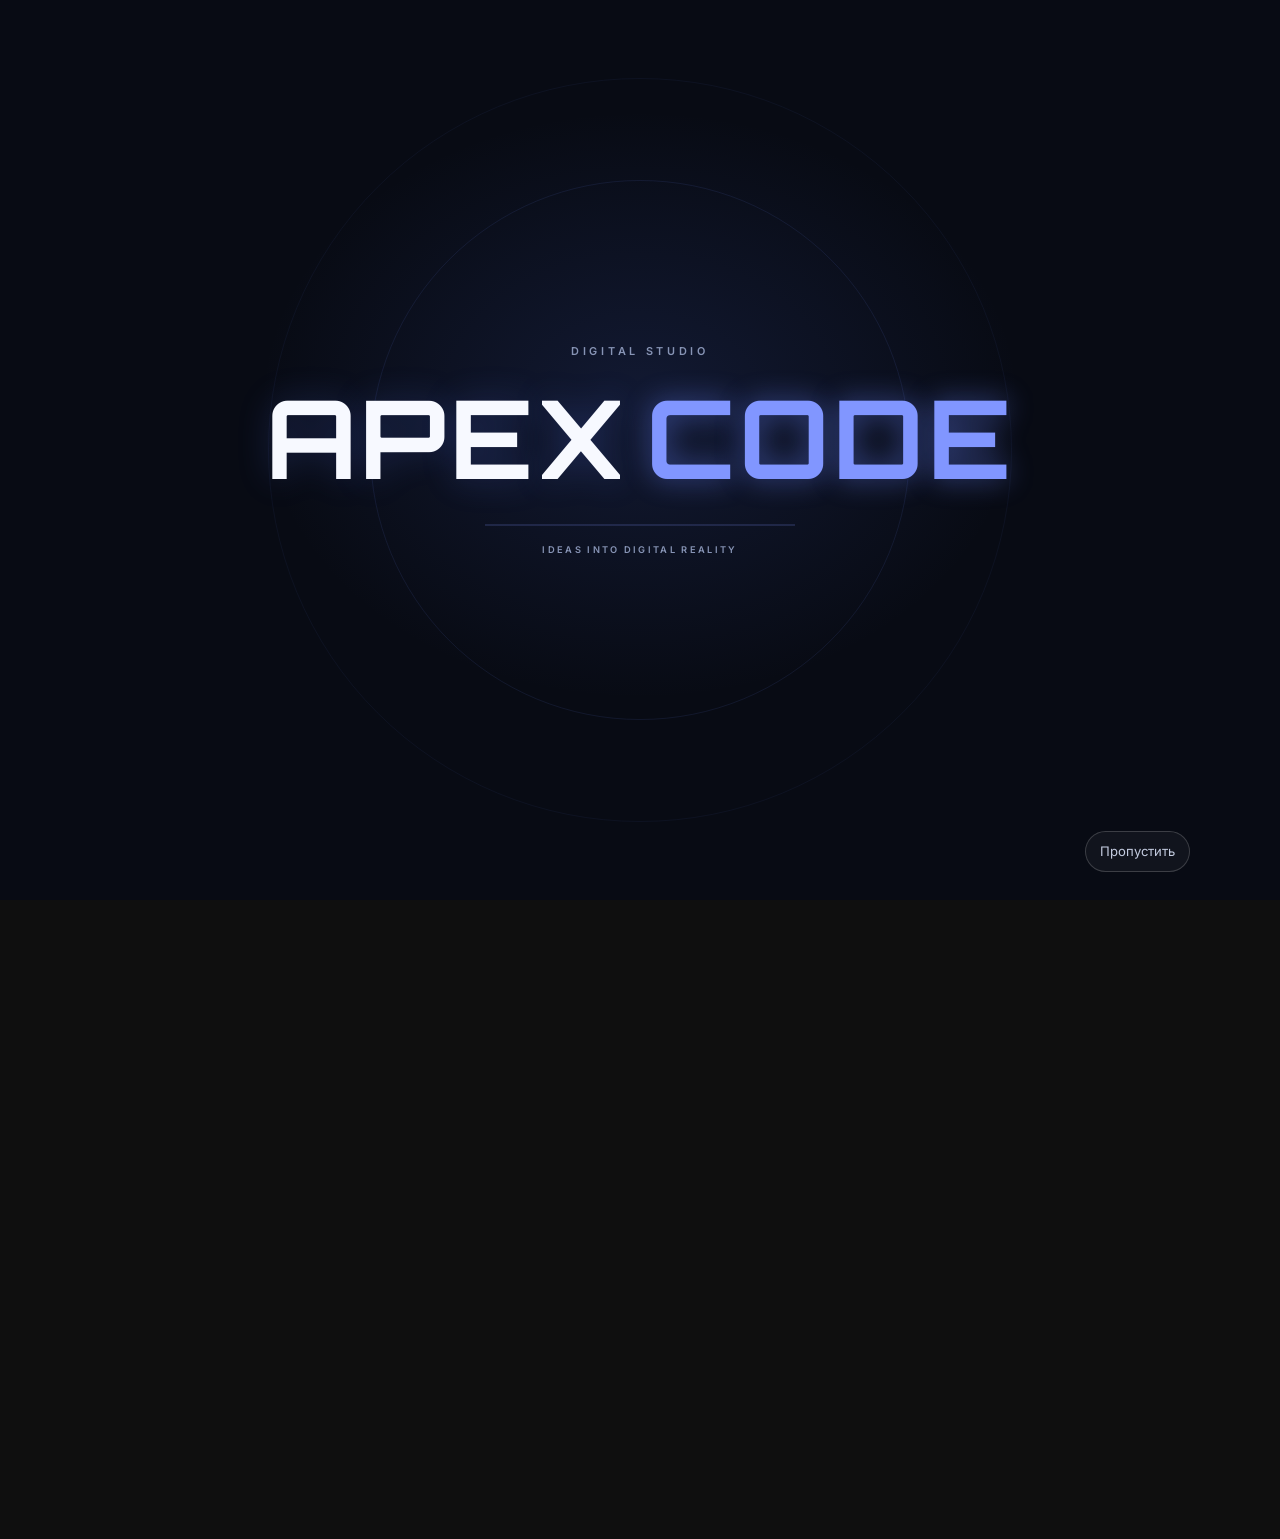
<file: index.html>
<!DOCTYPE html>
<html lang="ru">
<head>
  <meta charset="UTF-8">
  <meta name="viewport" content="width=device-width, initial-scale=1.0">
  <title>ApexCode</title>
  <link rel="stylesheet" href="css/style.css">
  <link href="https://fonts.googleapis.com/css2?family=Inter:wght@400;500;600;700&family=Orbitron:wght@600;700&display=swap" rel="stylesheet">
</head>
<body>

  <!-- ===== ФИРМЕННАЯ ЗАСТАВКА ===== -->
  <div class="intro" id="intro" role="status" aria-label="ApexCode — загрузка сайта">
    <div class="intro__brand">
      <p class="intro__eyebrow">DIGITAL STUDIO</p>
      <h1 class="intro__title"><span>APEX</span><span class="intro__accent">CODE</span></h1>
      <div class="intro__line" aria-hidden="true"><span></span></div>
      <p class="intro__caption">IDEAS INTO DIGITAL REALITY</p>
    </div>
    <button class="intro__skip" id="introSkip" type="button">Пропустить</button>
  </div>

  <!-- ===== ОСНОВНОЙ САЙТ ===== -->
  <div class="site" id="site">
    <header class="header">
      <div class="container header__inner">
        <a href="index.html" class="logo">ApexCode</a>
        <nav class="nav">
          <a href="index.html" class="nav__link active">Главная</a>
          <a href="hosting.html" class="nav__link">Хостинг</a>
          <a href="bots.html" class="nav__link">Боты</a>
          <a href="sites.html" class="nav__link">Сайты</a>
          <a href="automation.html" class="nav__link">Автоматизация</a>
          <a href="pricing.html" class="nav__link">Цены</a>
        </nav>
      </div>
    </header>

    <!-- Hero -->
    <section class="hero hero--image">
      <div class="hero__overlay"></div>
      <div class="container hero__inner">
        <div class="hero__content">
          <h1 class="hero__title">Создаём цифровые<br>решения</h1>
          <p class="hero__subtitle">
            Хостинг, разработка ботов, создание сайтов и автоматизация с приёмом крипто-оплат.
          </p>
          <div class="hero__buttons">
            <a href="bots.html" class="btn btn--primary">Смотреть работы</a>
            <a href="pricing.html" class="btn btn--outline">Узнать цены</a>
          </div>
        </div>
      </div>
    </section>

    <!-- Направления -->
    <section class="directions">
      <div class="container">
        <h2 class="section-title">Чем мы занимаемся</h2>
        <div class="directions__grid">
          <a href="hosting.html" class="card">
            <div class="card__icon">🖥️</div>
            <h3 class="card__title">Хостинг</h3>
            <p class="card__text">Надёжный хостинг сайтов и ботов</p>
          </a>
          <a href="bots.html" class="card">
            <div class="card__icon">🤖</div>
            <h3 class="card__title">Разработка ботов</h3>
            <p class="card__text">Telegram, Discord, VK, Max</p>
          </a>
          <a href="sites.html" class="card">
            <div class="card__icon">🌐</div>
            <h3 class="card__title">Создание сайтов</h3>
            <p class="card__text">Лендинги и многостраничные сайты</p>
          </a>
          <a href="automation.html" class="card">
            <div class="card__icon">⚡</div>
            <h3 class="card__title">Автоматизация & Крипта</h3>
            <p class="card__text">Автоматизация и приём крипто-оплат</p>
          </a>
        </div>
      </div>
    </section>

    <footer class="footer">
      <div class="container">
        <p>© 2025 ApexCode</p>
      </div>
    </footer>
  </div>

  <script src="js/main.js"></script>
</body>
</html>
</file>
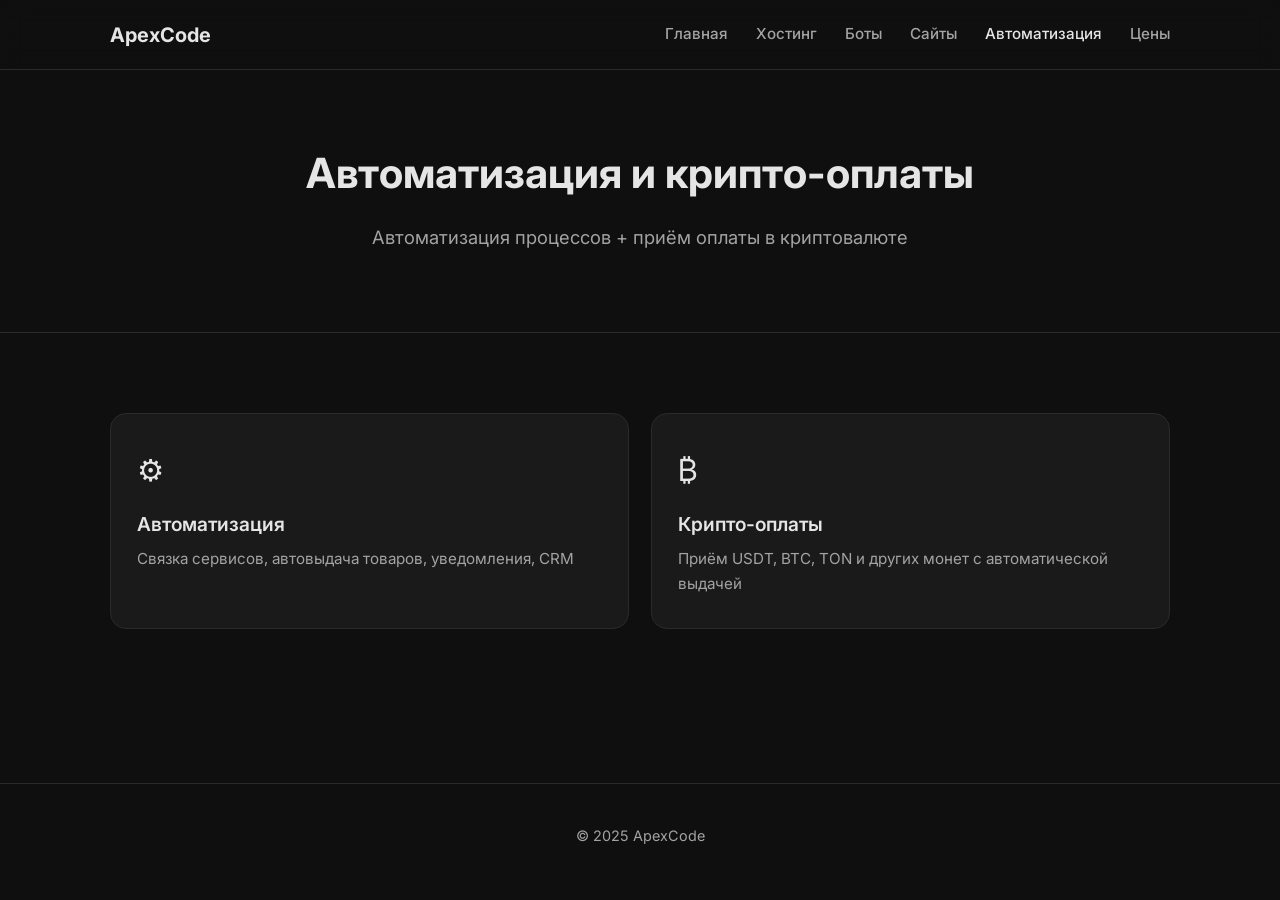
<file: automation.html>
<!DOCTYPE html>
<html lang="ru">
<head>
  <meta charset="UTF-8">
  <meta name="viewport" content="width=device-width, initial-scale=1.0">
  <title>Автоматизация и крипто-оплаты | Portfolio</title>
  <link rel="stylesheet" href="css/style.css">
  <link href="https://fonts.googleapis.com/css2?family=Inter:wght@400;500;600;700&display=swap" rel="stylesheet">
</head>
<body>
  <header class="header">
    <div class="container header__inner">
      <a href="index.html" class="logo">ApexCode</a>
      <nav class="nav">
        <a href="index.html" class="nav__link">Главная</a>
        <a href="hosting.html" class="nav__link">Хостинг</a>
        <a href="bots.html" class="nav__link">Боты</a>
        <a href="sites.html" class="nav__link">Сайты</a>
        <a href="automation.html" class="nav__link active">Автоматизация</a>
        <a href="pricing.html" class="nav__link">Цены</a>
      </nav>
    </div>
  </header>

  <section class="page-hero">
    <div class="container">
      <h1>Автоматизация и крипто-оплаты</h1>
      <p>Автоматизация процессов + приём оплаты в криптовалюте</p>
    </div>
  </section>

  <section class="page-content">
    <div class="container">
      <div class="directions__grid">
        <div class="card">
          <div class="card__icon">⚙️</div>
          <h3 class="card__title">Автоматизация</h3>
          <p class="card__text">Связка сервисов, автовыдача товаров, уведомления, CRM</p>
        </div>
        <div class="card">
          <div class="card__icon">₿</div>
          <h3 class="card__title">Крипто-оплаты</h3>
          <p class="card__text">Приём USDT, BTC, TON и других монет с автоматической выдачей</p>
        </div>
      </div>
    </div>
  </section>

  <footer class="footer">
    <div class="container">
      <p>© 2025 ApexCode</p>
    </div>
  </footer>
</body>
</html>
</file>
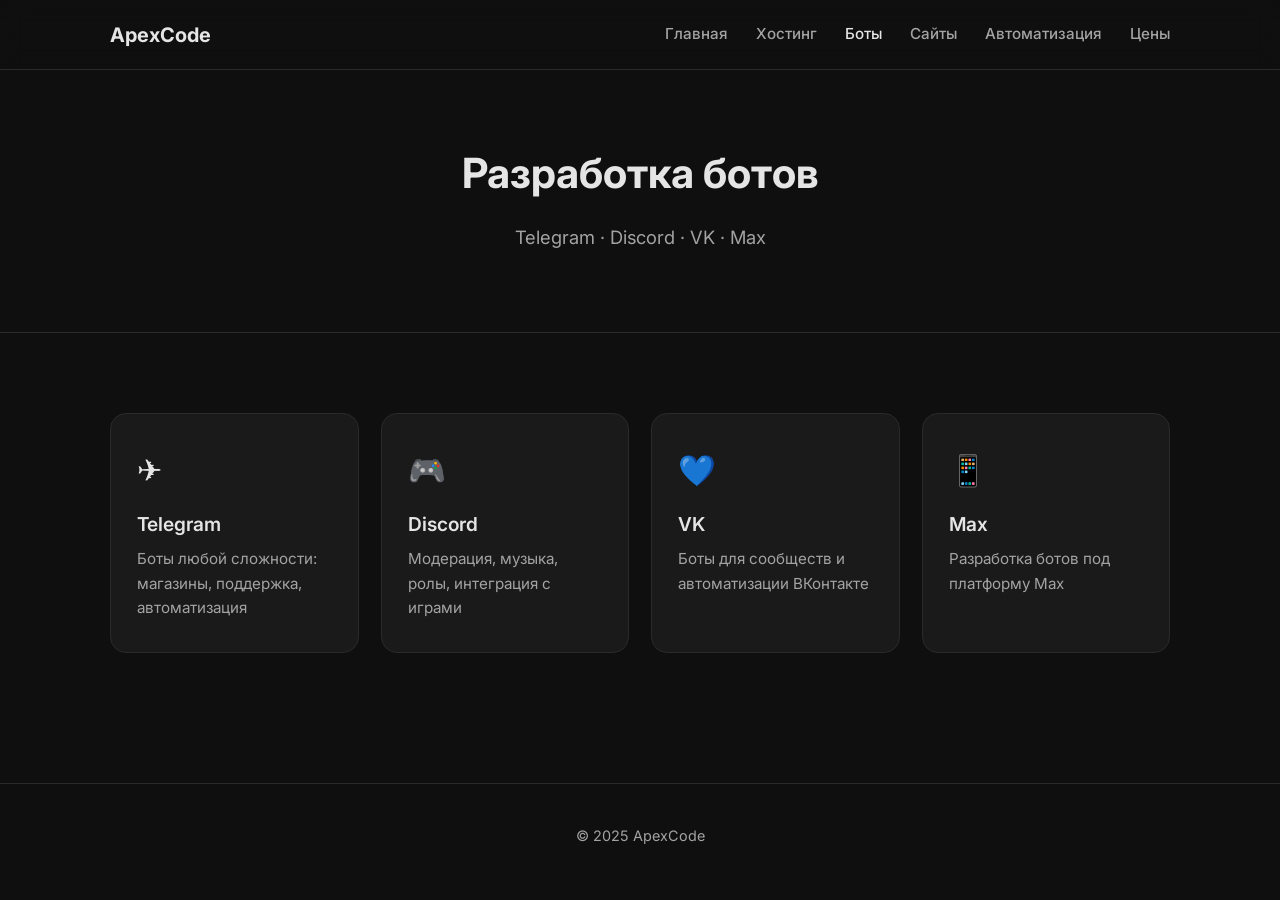
<file: bots.html>
<!DOCTYPE html>
<html lang="ru">
<head>
  <meta charset="UTF-8">
  <meta name="viewport" content="width=device-width, initial-scale=1.0">
  <title>Разработка ботов | Portfolio</title>
  <link rel="stylesheet" href="css/style.css">
  <link href="https://fonts.googleapis.com/css2?family=Inter:wght@400;500;600;700&display=swap" rel="stylesheet">
</head>
<body>
  <header class="header">
    <div class="container header__inner">
      <a href="index.html" class="logo">ApexCode</a>
      <nav class="nav">
        <a href="index.html" class="nav__link">Главная</a>
        <a href="hosting.html" class="nav__link">Хостинг</a>
        <a href="bots.html" class="nav__link active">Боты</a>
        <a href="sites.html" class="nav__link">Сайты</a>
        <a href="automation.html" class="nav__link">Автоматизация</a>
        <a href="pricing.html" class="nav__link">Цены</a>
      </nav>
    </div>
  </header>

  <section class="page-hero">
    <div class="container">
      <h1>Разработка ботов</h1>
      <p>Telegram · Discord · VK · Max</p>
    </div>
  </section>

  <section class="page-content">
    <div class="container">
      <div class="directions__grid">
        <div class="card">
          <div class="card__icon">✈️</div>
          <h3 class="card__title">Telegram</h3>
          <p class="card__text">Боты любой сложности: магазины, поддержка, автоматизация</p>
        </div>
        <div class="card">
          <div class="card__icon">🎮</div>
          <h3 class="card__title">Discord</h3>
          <p class="card__text">Модерация, музыка, ролы, интеграция с играми</p>
        </div>
        <div class="card">
          <div class="card__icon">💙</div>
          <h3 class="card__title">VK</h3>
          <p class="card__text">Боты для сообществ и автоматизации ВКонтакте</p>
        </div>
        <div class="card">
          <div class="card__icon">📱</div>
          <h3 class="card__title">Max</h3>
          <p class="card__text">Разработка ботов под платформу Max</p>
        </div>
      </div>
    </div>
  </section>

  <footer class="footer">
    <div class="container">
      <p>© 2025 ApexCode</p>
    </div>
  </footer>
</body>
</html>
</file>
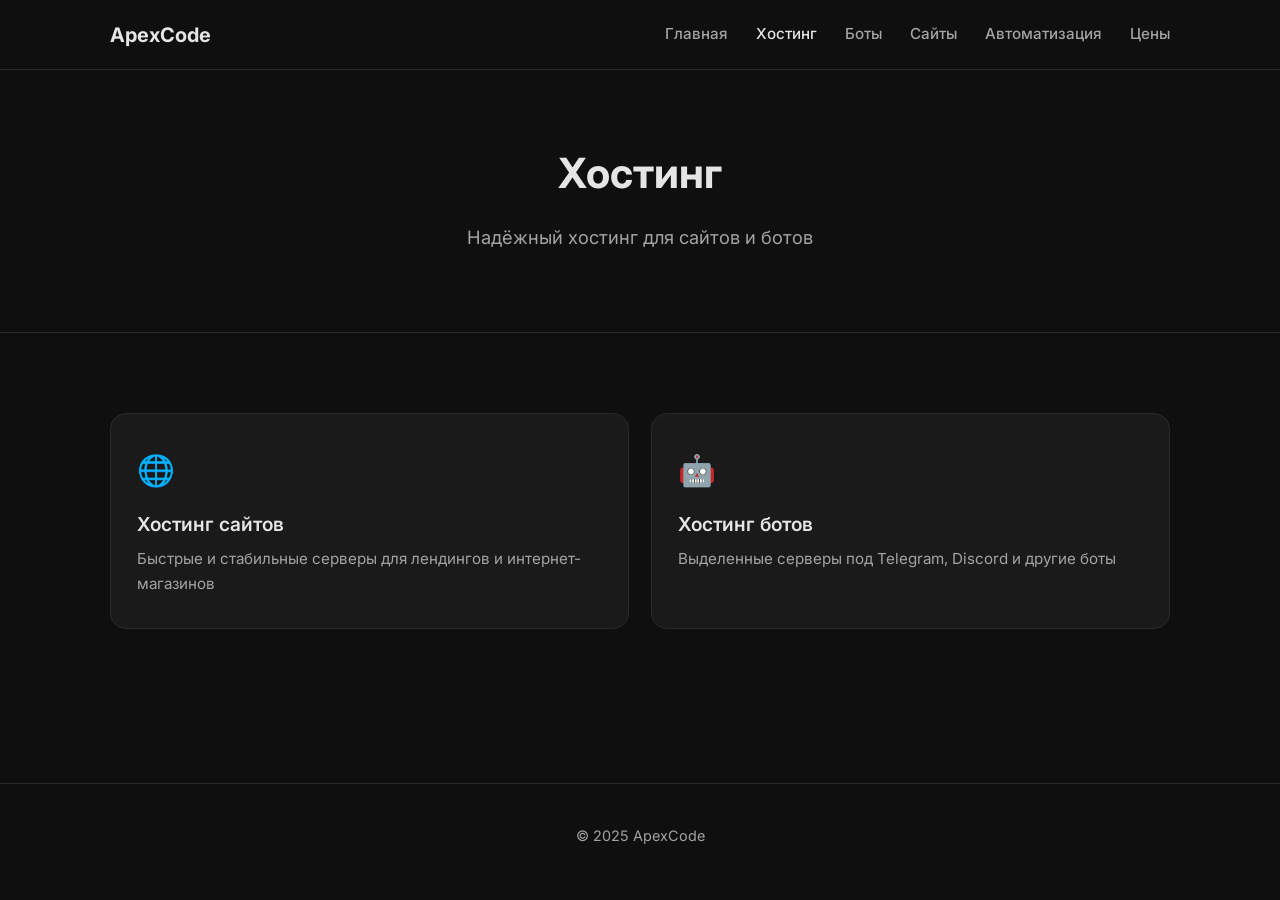
<file: hosting.html>
<!DOCTYPE html>
<html lang="ru">
<head>
  <meta charset="UTF-8">
  <meta name="viewport" content="width=device-width, initial-scale=1.0">
  <title>Хостинг | Portfolio</title>
  <link rel="stylesheet" href="css/style.css">
  <link href="https://fonts.googleapis.com/css2?family=Inter:wght@400;500;600;700&display=swap" rel="stylesheet">
</head>
<body>
  <header class="header">
    <div class="container header__inner">
      <a href="index.html" class="logo">ApexCode</a>
      <nav class="nav">
        <a href="index.html" class="nav__link">Главная</a>
        <a href="hosting.html" class="nav__link active">Хостинг</a>
        <a href="bots.html" class="nav__link">Боты</a>
        <a href="sites.html" class="nav__link">Сайты</a>
        <a href="automation.html" class="nav__link">Автоматизация</a>
        <a href="pricing.html" class="nav__link">Цены</a>
      </nav>
    </div>
  </header>

  <section class="page-hero">
    <div class="container">
      <h1>Хостинг</h1>
      <p>Надёжный хостинг для сайтов и ботов</p>
    </div>
  </section>

  <section class="page-content">
    <div class="container">
      <div class="directions__grid">
        <div class="card">
          <div class="card__icon">🌐</div>
          <h3 class="card__title">Хостинг сайтов</h3>
          <p class="card__text">Быстрые и стабильные серверы для лендингов и интернет-магазинов</p>
        </div>
        <div class="card">
          <div class="card__icon">🤖</div>
          <h3 class="card__title">Хостинг ботов</h3>
          <p class="card__text">Выделенные серверы под Telegram, Discord и другие боты</p>
        </div>
      </div>
    </div>
  </section>

  <footer class="footer">
    <div class="container">
      <p>© 2025 ApexCode</p>
    </div>
  </footer>
</body>
</html>
</file>
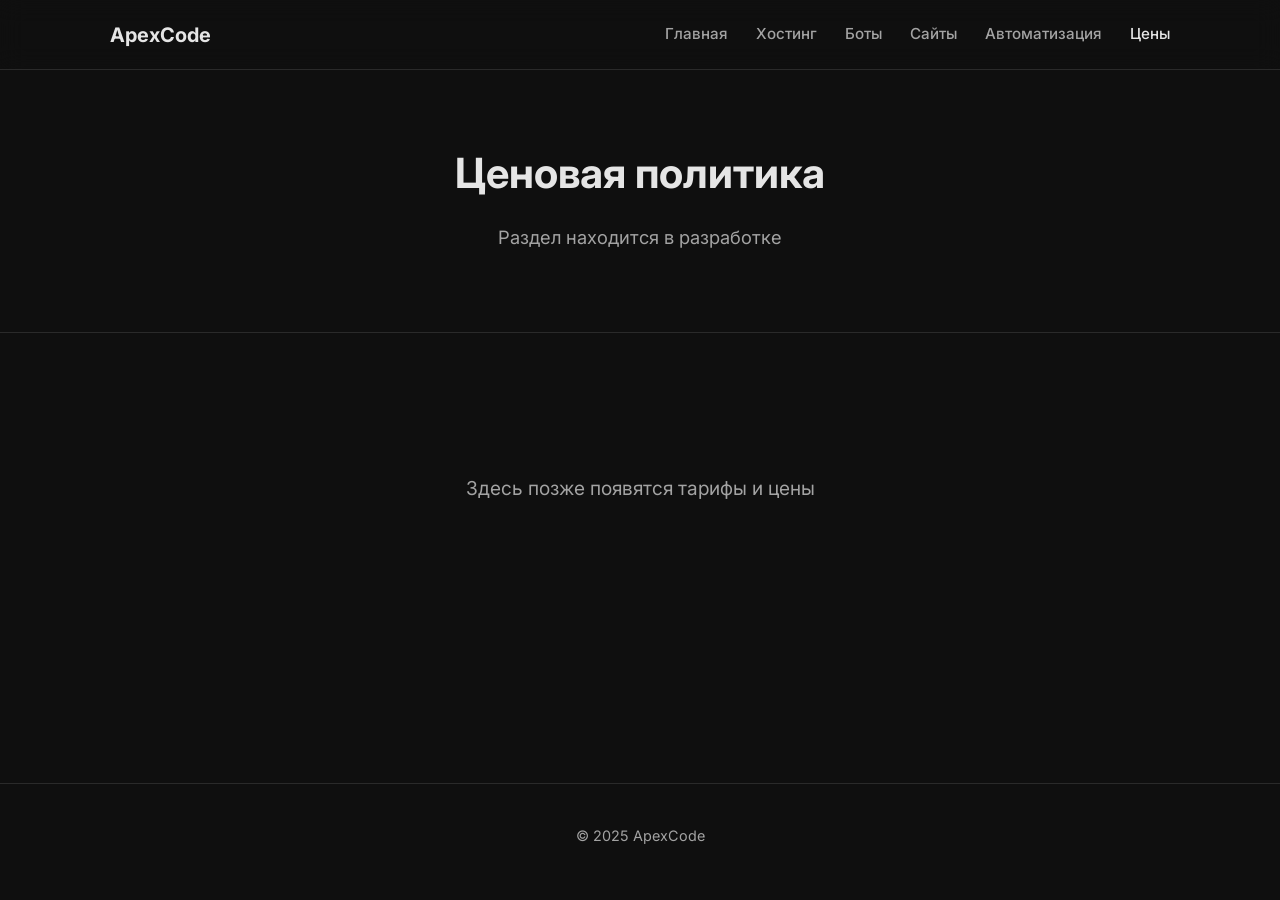
<file: pricing.html>
<!DOCTYPE html>
<html lang="ru">
<head>
  <meta charset="UTF-8">
  <meta name="viewport" content="width=device-width, initial-scale=1.0">
  <title>Ценовая политика | Portfolio</title>
  <link rel="stylesheet" href="css/style.css">
  <link href="https://fonts.googleapis.com/css2?family=Inter:wght@400;500;600;700&display=swap" rel="stylesheet">
</head>
<body>
  <header class="header">
    <div class="container header__inner">
      <a href="index.html" class="logo">ApexCode</a>
      <nav class="nav">
        <a href="index.html" class="nav__link">Главная</a>
        <a href="hosting.html" class="nav__link">Хостинг</a>
        <a href="bots.html" class="nav__link">Боты</a>
        <a href="sites.html" class="nav__link">Сайты</a>
        <a href="automation.html" class="nav__link">Автоматизация</a>
        <a href="pricing.html" class="nav__link active">Цены</a>
      </nav>
    </div>
  </header>

  <section class="page-hero">
    <div class="container">
      <h1>Ценовая политика</h1>
      <p>Раздел находится в разработке</p>
    </div>
  </section>

  <section class="page-content">
    <div class="container">
      <div class="placeholder">
        Здесь позже появятся тарифы и цены
      </div>
    </div>
  </section>

  <footer class="footer">
    <div class="container">
      <p>© 2025 ApexCode</p>
    </div>
  </footer>
</body>
</html>
</file>
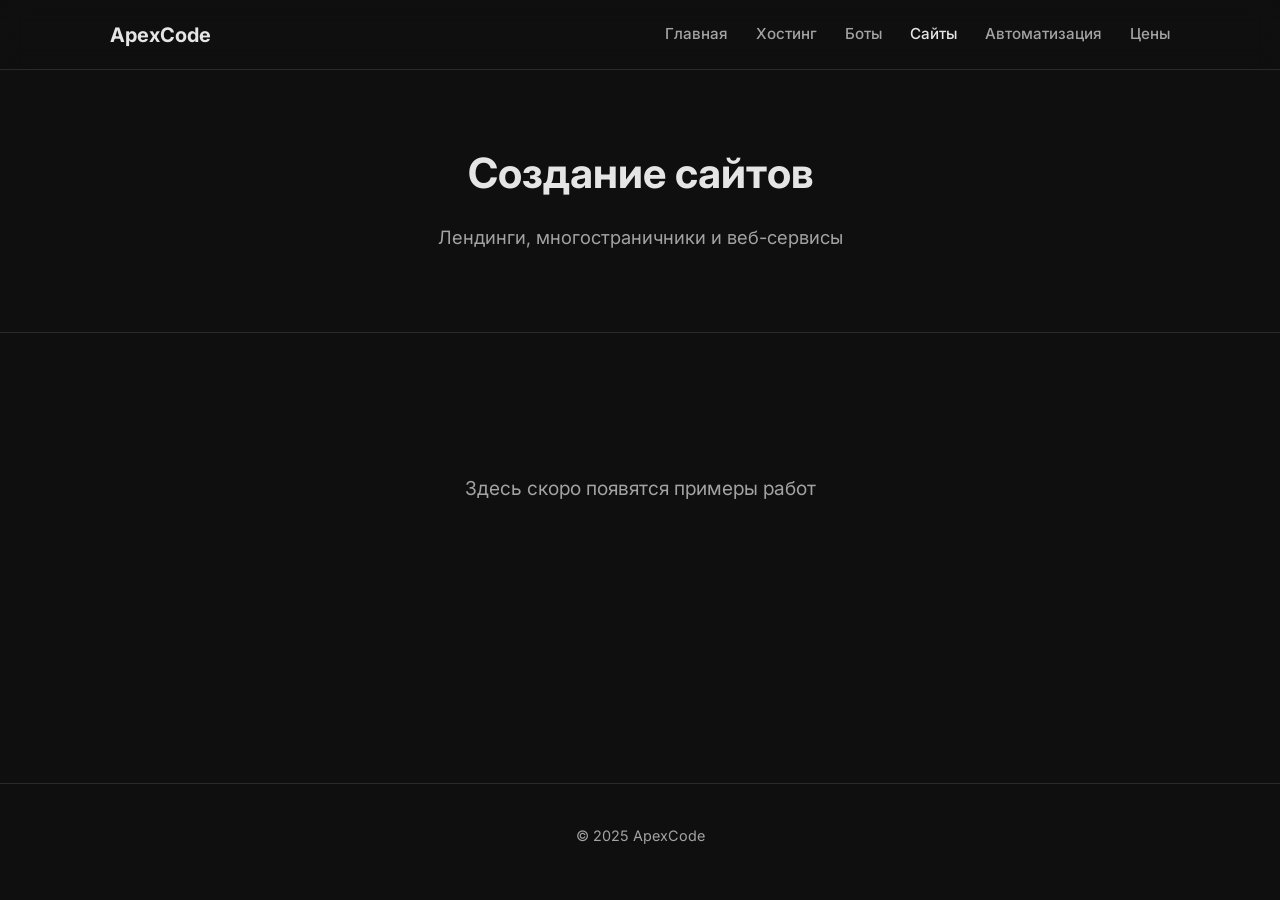
<file: sites.html>
<!DOCTYPE html>
<html lang="ru">
<head>
  <meta charset="UTF-8">
  <meta name="viewport" content="width=device-width, initial-scale=1.0">
  <title>Создание сайтов | Portfolio</title>
  <link rel="stylesheet" href="css/style.css">
  <link href="https://fonts.googleapis.com/css2?family=Inter:wght@400;500;600;700&display=swap" rel="stylesheet">
</head>
<body>
  <header class="header">
    <div class="container header__inner">
      <a href="index.html" class="logo">ApexCode</a>
      <nav class="nav">
        <a href="index.html" class="nav__link">Главная</a>
        <a href="hosting.html" class="nav__link">Хостинг</a>
        <a href="bots.html" class="nav__link">Боты</a>
        <a href="sites.html" class="nav__link active">Сайты</a>
        <a href="automation.html" class="nav__link">Автоматизация</a>
        <a href="pricing.html" class="nav__link">Цены</a>
      </nav>
    </div>
  </header>

  <section class="page-hero">
    <div class="container">
      <h1>Создание сайтов</h1>
      <p>Лендинги, многостраничники и веб-сервисы</p>
    </div>
  </section>

  <section class="page-content">
    <div class="container">
      <div class="placeholder">
        Здесь скоро появятся примеры работ
      </div>
    </div>
  </section>

  <footer class="footer">
    <div class="container">
      <p>© 2025 ApexCode</p>
    </div>
  </footer>
</body>
</html>
</file>
<file: css/style.css>
:root {
  --bg: #0f0f0f;
  --bg-card: #1a1a1a;
  --text: #e5e5e5;
  --text-muted: #a3a3a3;
  --accent: #8b5cf6;
  --accent-hover: #7c3aed;
  --border: #2a2a2a;
  --radius: 16px;
  --container: 1100px;
  --header-height: 70px;
}

* {
  margin: 0;
  padding: 0;
  box-sizing: border-box;
}

html {
  scroll-behavior: smooth;
}

body {
  font-family: 'Inter', system-ui, sans-serif;
  background: var(--bg);
  color: var(--text);
  line-height: 1.6;
}

.container {
  max-width: var(--container);
  margin: 0 auto;
  padding: 0 20px;
}

/* Header */
.header {
  position: fixed;
  top: 0;
  left: 0;
  right: 0;
  height: var(--header-height);
  background: rgba(15, 15, 15, 0.8);
  backdrop-filter: blur(12px);
  border-bottom: 1px solid var(--border);
  z-index: 100;
}

.header__inner {
  height: 100%;
  display: flex;
  align-items: center;
  justify-content: space-between;
}

.logo {
  font-weight: 700;
  font-size: 1.25rem;
  color: var(--text);
  text-decoration: none;
}

.nav {
  display: flex;
  gap: 28px;
}

.nav__link {
  color: var(--text-muted);
  text-decoration: none;
  font-size: 0.95rem;
  font-weight: 500;
  transition: color 0.25s;
}

.nav__link:hover,
.nav__link.active {
  color: var(--text);
}

/* ===== Hero с картинкой ===== */
.hero--image {
  min-height: 100vh;
  padding-top: var(--header-height);
  display: flex;
  align-items: center;
  position: relative;
  background: url('https://images.unsplash.com/photo-1451187580459-43490279c0fa?q=80&w=2072&auto=format&fit=crop') center/cover no-repeat;
}

.hero__overlay {
  position: absolute;
  inset: 0;
  background: rgba(10, 10, 15, 0.72); /* затемнение, чтобы текст читался */
}

.hero__inner {
  position: relative;
  z-index: 2;
  display: flex;
  align-items: center;
  min-height: calc(100vh - var(--header-height));
}

.hero__content {
  max-width: 650px;
}

.hero__title {
  font-size: clamp(2.5rem, 5.5vw, 3.8rem);
  font-weight: 700;
  line-height: 1.15;
  margin-bottom: 22px;
}

.hero__subtitle {
  font-size: 1.2rem;
  color: #d4d4d4;
  margin-bottom: 38px;
  max-width: 500px;
}

.hero__buttons {
  display: flex;
  gap: 16px;
  flex-wrap: wrap;
}

/* Кнопки */
.btn {
  display: inline-flex;
  align-items: center;
  padding: 15px 30px;
  border-radius: 12px;
  font-weight: 600;
  font-size: 0.95rem;
  text-decoration: none;
  transition: all 0.25s;
}

.btn--primary {
  background: var(--accent);
  color: white;
}

.btn--primary:hover {
  background: var(--accent-hover);
  transform: translateY(-2px);
}

.btn--outline {
  border: 1px solid rgba(255,255,255,0.3);
  color: white;
}

.btn--outline:hover {
  border-color: var(--accent);
  color: var(--accent);
}

/* Направления */
.directions {
  padding: 100px 0;
}

.section-title {
  font-size: 1.9rem;
  font-weight: 700;
  margin-bottom: 40px;
}

.directions__grid {
  display: grid;
  grid-template-columns: repeat(auto-fit, minmax(230px, 1fr));
  gap: 22px;
}

.card {
  background: var(--bg-card);
  border: 1px solid var(--border);
  border-radius: var(--radius);
  padding: 32px 26px;
  text-decoration: none;
  color: inherit;
  transition: all 0.3s ease;
}

.card:hover {
  transform: translateY(-7px);
  border-color: var(--accent);
  box-shadow: 0 14px 35px rgba(139, 92, 246, 0.15);
}

.card__icon {
  font-size: 1.9rem;
  margin-bottom: 14px;
}

.card__title {
  font-size: 1.2rem;
  font-weight: 600;
  margin-bottom: 8px;
}

.card__text {
  font-size: 0.95rem;
  color: var(--text-muted);
}

/* Общий стиль внутренних страниц */
.page-hero {
  padding: 140px 0 80px;
  text-align: center;
  border-bottom: 1px solid var(--border);
}

.page-hero h1 {
  font-size: 2.6rem;
  margin-bottom: 16px;
}

.page-hero p {
  color: var(--text-muted);
  font-size: 1.15rem;
}

.page-content {
  padding: 80px 0;
  min-height: 50vh;
}

.placeholder {
  text-align: center;
  color: var(--text-muted);
  font-size: 1.2rem;
  padding: 60px 0;
}

/* Footer */
.footer {
  padding: 40px 0;
  border-top: 1px solid var(--border);
  text-align: center;
  color: var(--text-muted);
  font-size: 0.9rem;
}

/* Адаптив */
@media (max-width: 768px) {
  .nav {
    display: none;
  }
  
  .hero__title {
    font-size: 2.3rem;
  }
}

/* ===== ФИРМЕННАЯ ЗАСТАВКА APEXCODE ===== */
.intro {
  position: fixed;
  inset: 0;
  z-index: 9999;
  display: flex;
  align-items: center;
  justify-content: center;
  overflow: hidden;
  background:
    radial-gradient(ellipse at 50% 45%, rgba(64, 91, 190, 0.18), transparent 42%),
    #080b14;
  transition: opacity 0.55s ease, visibility 0.55s ease;
}

.intro::before,
.intro::after {
  content: "";
  position: absolute;
  width: 42vw;
  height: 42vw;
  min-width: 260px;
  min-height: 260px;
  border: 1px solid rgba(111, 139, 255, 0.10);
  border-radius: 50%;
  pointer-events: none;
}

.intro::after {
  width: 58vw;
  height: 58vw;
  min-width: 360px;
  min-height: 360px;
  border-color: rgba(111, 139, 255, 0.06);
}

.intro.hide {
  opacity: 0;
  visibility: hidden;
  pointer-events: none;
}

.intro__brand {
  position: relative;
  z-index: 1;
  width: min(90vw, 760px);
  text-align: center;
  animation: introBrandIn 0.85s cubic-bezier(.2,.75,.25,1) both;
}

.intro__eyebrow,
.intro__caption {
  color: #8794b5;
  font-size: 0.68rem;
  font-weight: 600;
  letter-spacing: 0.34em;
}

.intro__eyebrow {
  margin-bottom: 18px;
}

.intro__title {
  display: flex;
  justify-content: center;
  gap: 0.16em;
  color: #f7f9ff;
  font-family: 'Orbitron', sans-serif;
  font-size: clamp(2.7rem, 10vw, 6.8rem);
  font-weight: 700;
  letter-spacing: 0.035em;
  line-height: 1.1;
  text-shadow: 0 0 34px rgba(93, 125, 255, 0.22);
}

.intro__accent {
  color: #8196ff;
  text-shadow: 0 0 28px rgba(104, 132, 255, 0.48);
}

.intro__line {
  width: min(310px, 55vw);
  height: 2px;
  margin: 26px auto 17px;
  overflow: hidden;
  background: rgba(129, 150, 255, 0.17);
}

.intro__line span {
  display: block;
  width: 42%;
  height: 100%;
  background: linear-gradient(90deg, transparent, #91a5ff, transparent);
  animation: introLine 1.15s ease-in-out both;
}

.intro__caption {
  font-size: 0.58rem;
  letter-spacing: 0.25em;
}

.intro__skip {
  position: absolute;
  right: max(22px, calc((100vw - 1100px) / 2));
  bottom: 28px;
  z-index: 2;
  padding: 9px 14px;
  border: 1px solid rgba(255, 255, 255, 0.18);
  border-radius: 999px;
  background: rgba(255, 255, 255, 0.04);
  color: #c4cce0;
  font: inherit;
  font-size: 0.82rem;
  cursor: pointer;
  transition: border-color 0.2s, color 0.2s, background 0.2s;
}

.intro__skip:hover {
  border-color: #8196ff;
  background: rgba(129, 150, 255, 0.10);
  color: #fff;
}

@keyframes introBrandIn {
  from { opacity: 0; transform: translateY(14px) scale(0.97); }
  to { opacity: 1; transform: translateY(0) scale(1); }
}

@keyframes introLine {
  from { transform: translateX(-150%); }
  to { transform: translateX(260%); }
}

/* Когда интро скрыто — показываем сайт */
.site {
  opacity: 0;
  transition: opacity 0.6s ease;
}

.site.visible {
  opacity: 1;
}


@media (max-width: 520px) {
  .intro__title { letter-spacing: 0.015em; }
  .intro__eyebrow { font-size: 0.58rem; }
  .intro__caption { font-size: 0.48rem; letter-spacing: 0.16em; }
}

@media (prefers-reduced-motion: reduce) {
  .intro,
  .site { transition: none; }
  .intro__brand,
  .intro__line span { animation: none; }
}
</file>
